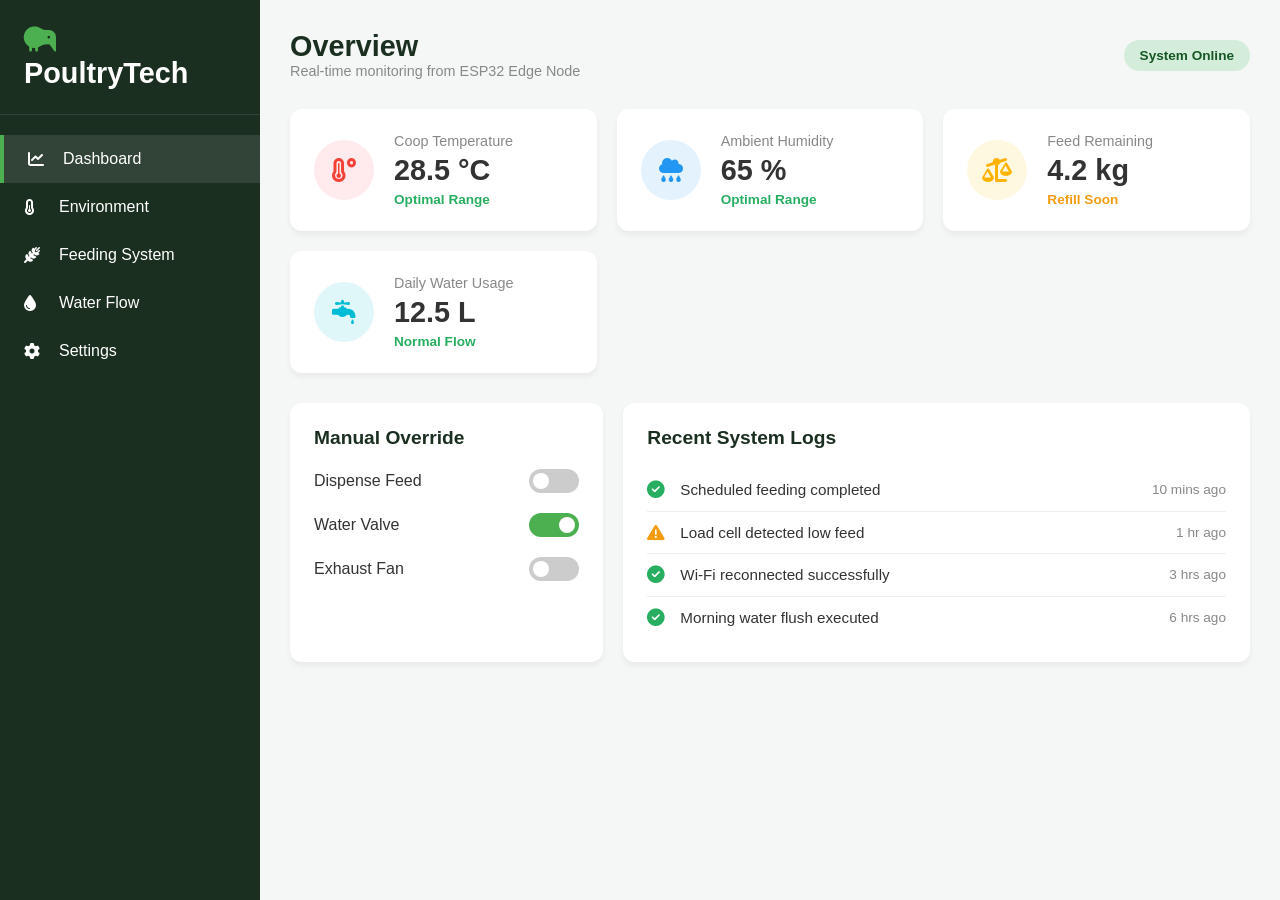
<file: dashboard.html>
<!DOCTYPE html>
<html lang="en">
<head>
    <meta charset="UTF-8">
    <meta name="viewport" content="width=device-width, initial-scale=1.0">
    <title>Smart Poultry Dashboard</title>
    <link rel="stylesheet" href="style.css">
    <link rel="stylesheet" href="https://cdnjs.cloudflare.com/ajax/libs/font-awesome/6.4.0/css/all.min.css">
</head>
<body>
    <div class="dashboard-container">
        <aside class="sidebar">
            <div class="logo">
                <h2><i class="fa-solid fa-kiwi-bird"></i> PoultryTech</h2>
            </div>
            <ul class="nav-links">
                <li class="active"><a href="#"><i class="fa-solid fa-chart-line"></i> Dashboard</a></li>
                <li><a href="#"><i class="fa-solid fa-temperature-half"></i> Environment</a></li>
                <li><a href="#"><i class="fa-solid fa-wheat-awn"></i> Feeding System</a></li>
                <li><a href="#"><i class="fa-solid fa-droplet"></i> Water Flow</a></li>
                <li><a href="#"><i class="fa-solid fa-gear"></i> Settings</a></li>
            </ul>
        </aside>

        <main class="main-content">
            <header>
                <div>
                    <h1>Overview</h1>
                    <p>Real-time monitoring from ESP32 Edge Node</p>
                </div>
                <div class="user-profile">
                    <span class="status online">System Online</span>
                </div>
            </header>

            <section class="cards-grid">
                <div class="card">
                    <div class="card-icon temp"><i class="fa-solid fa-temperature-high"></i></div>
                    <div class="card-info">
                        <h3>Coop Temperature</h3>
                        <h2>28.5 °C</h2>
                        <p class="status-good">Optimal Range</p>
                    </div>
                </div>

                <div class="card">
                    <div class="card-icon humidity"><i class="fa-solid fa-cloud-rain"></i></div>
                    <div class="card-info">
                        <h3>Ambient Humidity</h3>
                        <h2>65 %</h2>
                        <p class="status-good">Optimal Range</p>
                    </div>
                </div>

                <div class="card">
                    <div class="card-icon feed"><i class="fa-solid fa-scale-unbalanced"></i></div>
                    <div class="card-info">
                        <h3>Feed Remaining</h3>
                        <h2>4.2 kg</h2>
                        <p class="status-warning">Refill Soon</p>
                    </div>
                </div>

                <div class="card">
                    <div class="card-icon water"><i class="fa-solid fa-faucet-drip"></i></div>
                    <div class="card-info">
                        <h3>Daily Water Usage</h3>
                        <h2>12.5 L</h2>
                        <p class="status-good">Normal Flow</p>
                    </div>
                </div>
            </section>

            <section class="bottom-grid">
                <div class="panel controls-panel">
                    <h2>Manual Override</h2>
                    <div class="control-group">
                        <div class="control-item">
                            <span>Dispense Feed</span>
                            <label class="switch">
                                <input type="checkbox">
                                <span class="slider round"></span>
                            </label>
                        </div>
                        <div class="control-item">
                            <span>Water Valve</span>
                            <label class="switch">
                                <input type="checkbox" checked>
                                <span class="slider round"></span>
                            </label>
                        </div>
                        <div class="control-item">
                            <span>Exhaust Fan</span>
                            <label class="switch">
                                <input type="checkbox">
                                <span class="slider round"></span>
                            </label>
                        </div>
                    </div>
                </div>

                <div class="panel activity-panel">
                    <h2>Recent System Logs</h2>
                    <ul class="activity-list">
                        <li><i class="fa-solid fa-check-circle"></i> Scheduled feeding completed <span>10 mins ago</span></li>
                        <li><i class="fa-solid fa-triangle-exclamation warning"></i> Load cell detected low feed <span>1 hr ago</span></li>
                        <li><i class="fa-solid fa-check-circle"></i> Wi-Fi reconnected successfully <span>3 hrs ago</span></li>
                        <li><i class="fa-solid fa-check-circle"></i> Morning water flush executed <span>6 hrs ago</span></li>
                    </ul>
                </div>
            </section>
        </main>
    </div>
</body>
</html>
</file>
<file: style.css>
:root {
    --primary-color: #2e7d32; /* Forest Green */
    --primary-light: #4caf50;
    --bg-color: #f4f7f5;
    --sidebar-bg: #1b2f21; /* Dark Sage */
    --card-bg: #ffffff;
    --text-dark: #333333;
    --text-light: #888888;
    --success: #27ae60;
    --warning: #f39c12;
    --danger: #e74c3c;
}

* {
    margin: 0;
    padding: 0;
    box-sizing: border-box;
    font-family: 'Segoe UI', Tahoma, Geneva, Verdana, sans-serif;
}

body {
    background-color: var(--bg-color);
    color: var(--text-dark);
}

.dashboard-container {
    display: flex;
    min-height: 100vh;
}

/* Sidebar Styling */
.sidebar {
    width: 260px;
    background-color: var(--sidebar-bg);
    color: white;
    display: flex;
    flex-direction: column;
}

.logo {
    padding: 24px;
    font-size: 1.2rem;
    border-bottom: 1px solid rgba(255,255,255,0.1);
}

.logo i {
    color: var(--primary-light);
    margin-right: 10px;
}

.nav-links {
    list-style: none;
    padding-top: 20px;
}

.nav-links li {
    padding: 15px 24px;
    transition: 0.3s;
}

.nav-links li:hover, .nav-links li.active {
    background-color: rgba(255,255,255,0.1);
    border-left: 4px solid var(--primary-light);
}

.nav-links a {
    color: white;
    text-decoration: none;
    display: flex;
    align-items: center;
    font-size: 1rem;
}

.nav-links i {
    width: 25px;
    margin-right: 10px;
}

/* Main Content */
.main-content {
    flex: 1;
    padding: 30px;
    overflow-y: auto;
}

header {
    display: flex;
    justify-content: space-between;
    align-items: center;
    margin-bottom: 30px;
}

header h1 {
    font-size: 1.8rem;
    color: var(--sidebar-bg);
}

header p {
    color: var(--text-light);
    font-size: 0.9rem;
}

.status.online {
    background-color: #d4edda;
    color: #155724;
    padding: 8px 16px;
    border-radius: 20px;
    font-weight: 600;
    font-size: 0.85rem;
}

/* Cards Grid */
.cards-grid {
    display: grid;
    grid-template-columns: repeat(auto-fit, minmax(240px, 1fr));
    gap: 20px;
    margin-bottom: 30px;
}

.card {
    background-color: var(--card-bg);
    border-radius: 12px;
    padding: 24px;
    display: flex;
    align-items: center;
    box-shadow: 0 4px 6px rgba(0,0,0,0.05);
    transition: transform 0.2s;
}

.card:hover {
    transform: translateY(-5px);
}

.card-icon {
    width: 60px;
    height: 60px;
    border-radius: 50%;
    display: flex;
    align-items: center;
    justify-content: center;
    font-size: 1.5rem;
    margin-right: 20px;
}

.card-icon.temp { background: #ffebee; color: #f44336; }
.card-icon.humidity { background: #e3f2fd; color: #2196f3; }
.card-icon.feed { background: #fff8e1; color: #ffb300; }
.card-icon.water { background: #e0f7fa; color: #00bcd4; }

.card-info h3 {
    font-size: 0.9rem;
    color: var(--text-light);
    font-weight: 500;
}

.card-info h2 {
    font-size: 1.8rem;
    margin: 5px 0;
}

.status-good { color: var(--success); font-size: 0.85rem; font-weight: 600;}
.status-warning { color: var(--warning); font-size: 0.85rem; font-weight: 600;}

/* Bottom Panels */
.bottom-grid {
    display: grid;
    grid-template-columns: 1fr 2fr;
    gap: 20px;
}

.panel {
    background-color: var(--card-bg);
    border-radius: 12px;
    padding: 24px;
    box-shadow: 0 4px 6px rgba(0,0,0,0.05);
}

.panel h2 {
    font-size: 1.2rem;
    margin-bottom: 20px;
    color: var(--sidebar-bg);
}

/* Toggle Switches */
.control-group {
    display: flex;
    flex-direction: column;
    gap: 20px;
}

.control-item {
    display: flex;
    justify-content: space-between;
    align-items: center;
    font-weight: 500;
}

.switch {
    position: relative;
    display: inline-block;
    width: 50px;
    height: 24px;
}

.switch input {
    opacity: 0;
    width: 0;
    height: 0;
}

.slider {
    position: absolute;
    cursor: pointer;
    top: 0; left: 0; right: 0; bottom: 0;
    background-color: #ccc;
    transition: .4s;
}

.slider:before {
    position: absolute;
    content: "";
    height: 16px;
    width: 16px;
    left: 4px;
    bottom: 4px;
    background-color: white;
    transition: .4s;
}

input:checked + .slider {
    background-color: var(--primary-light);
}

input:checked + .slider:before {
    transform: translateX(26px);
}

.slider.round {
    border-radius: 24px;
}

.slider.round:before {
    border-radius: 50%;
}

/* Activity List */
.activity-list {
    list-style: none;
}

.activity-list li {
    padding: 12px 0;
    border-bottom: 1px solid #eee;
    display: flex;
    align-items: center;
    font-size: 0.95rem;
}

.activity-list li:last-child {
    border-bottom: none;
}

.activity-list i {
    color: var(--success);
    margin-right: 15px;
    font-size: 1.1rem;
}

.activity-list i.warning {
    color: var(--warning);
}

.activity-list span {
    margin-left: auto;
    color: var(--text-light);
    font-size: 0.85rem;
}

/* Responsive adjustments */
@media (max-width: 900px) {
    .bottom-grid {
        grid-template-columns: 1fr;
    }
}

@media (max-width: 768px) {
    .dashboard-container {
        flex-direction: column;
    }
    .sidebar {
        width: 100%;
        flex-direction: row;
        justify-content: space-between;
        padding: 10px;
    }
    .nav-links {
        display: flex;
        padding-top: 0;
    }
    .nav-links li {
        padding: 10px;
        border-left: none;
        border-bottom: 4px solid transparent;
    }
    .nav-links li.active {
        border-bottom: 4px solid var(--primary-light);
    }
    .nav-links span {
        display: none; /* Hide text on mobile nav */
    }
}
</file>
